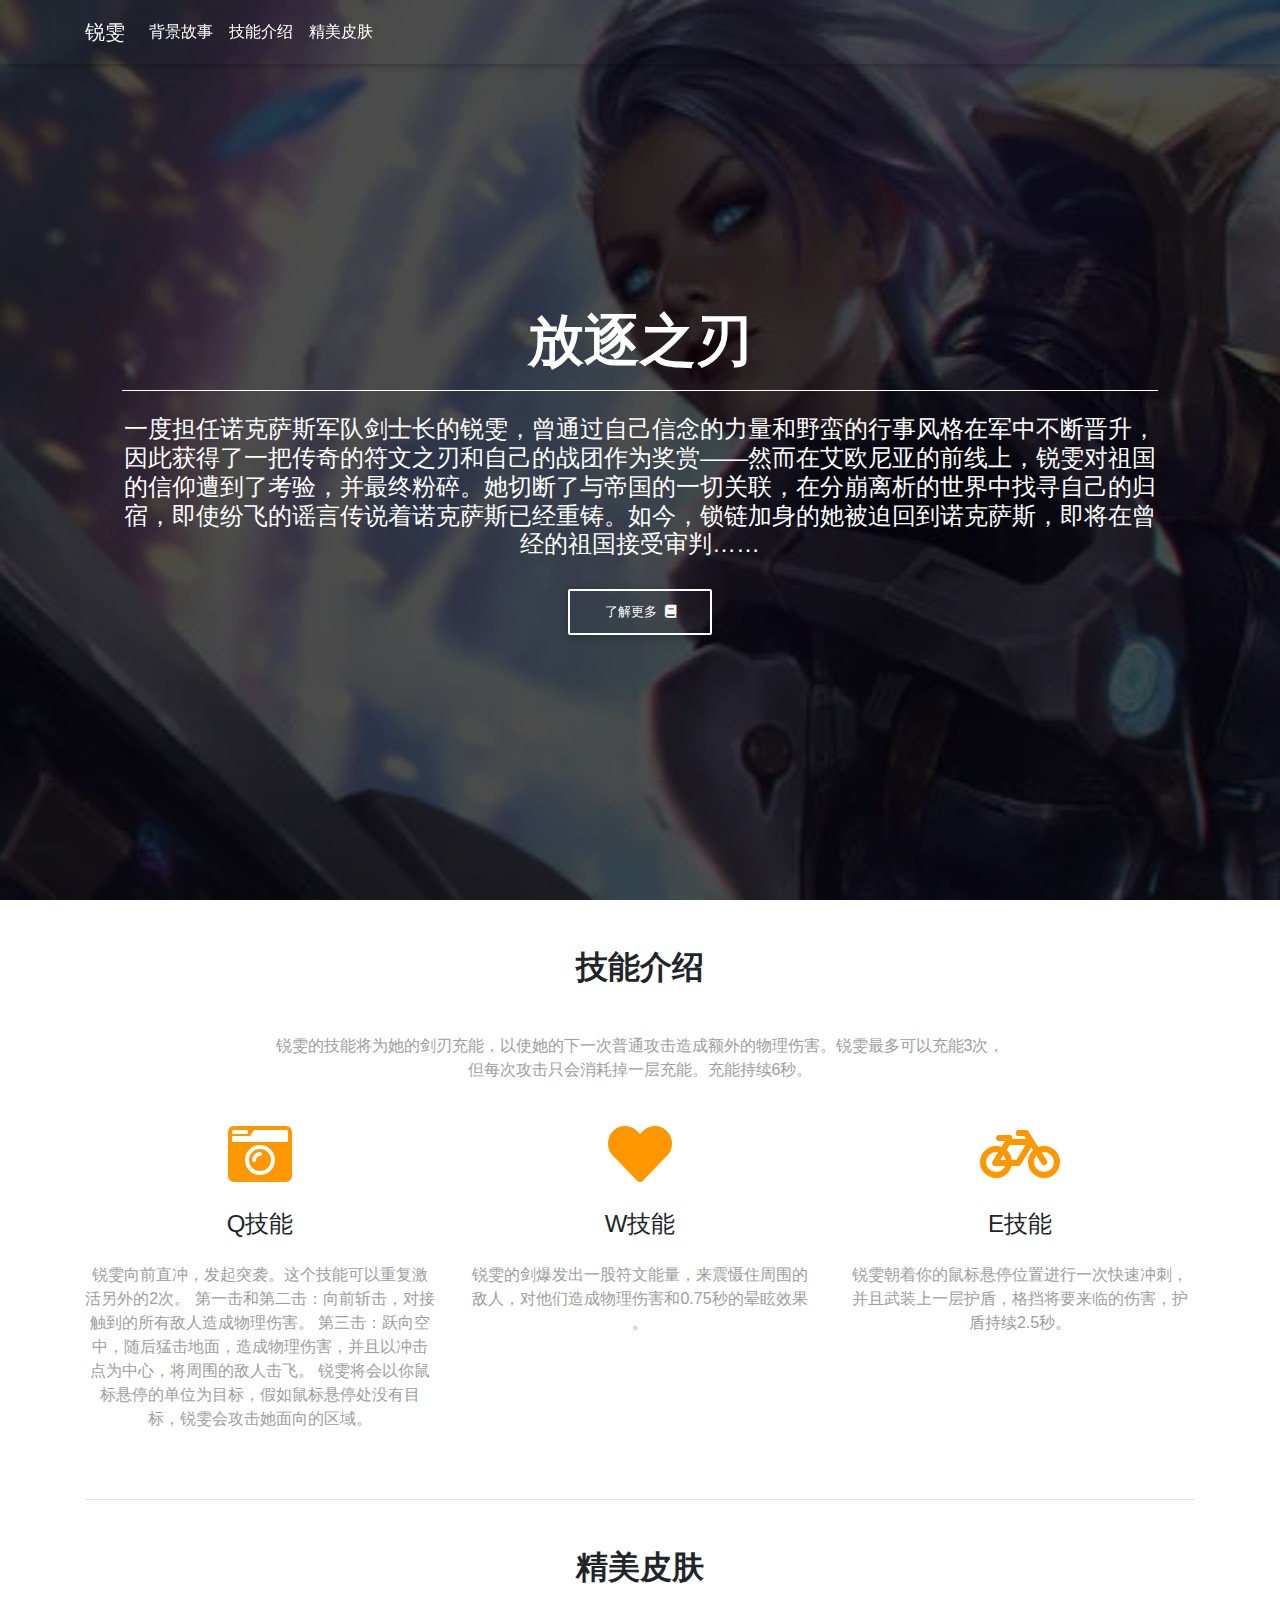
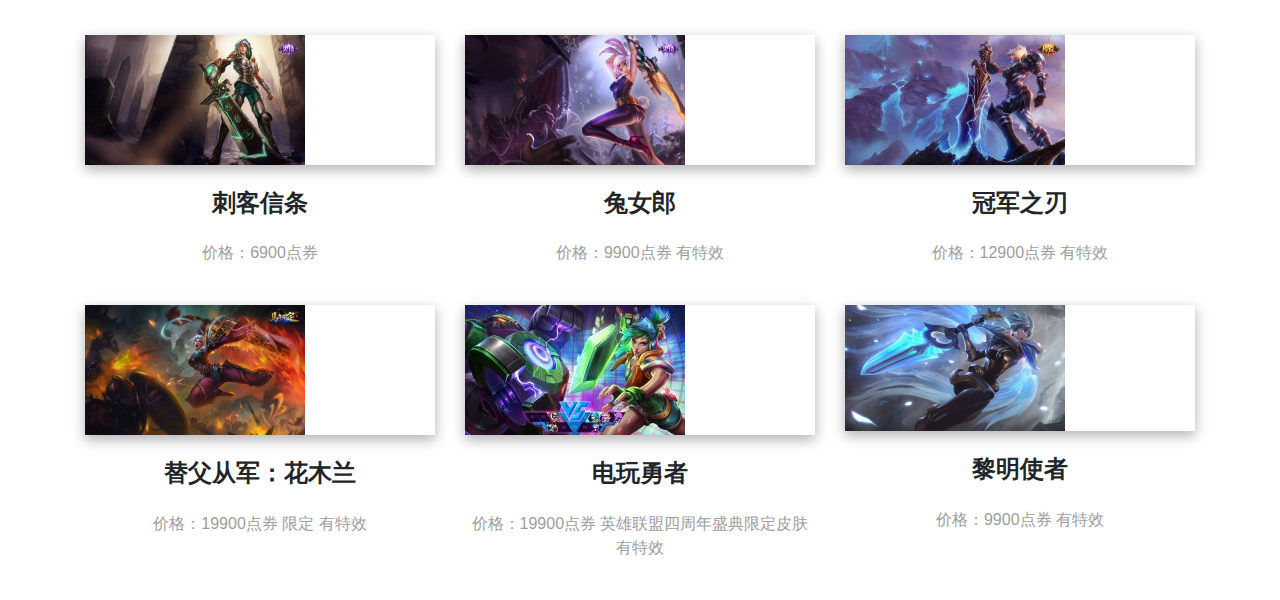
<file: fourthpage/index.html>
<!DOCTYPE html>
<html>

<head>
  <meta charset="UTF-8">
  <meta name="viewport" content="width=device-width, initial-scale=1, shrink-to-fit=no">
  <meta http-equiv="x-ua-compatible" content="ie=edge">
  <title>锐雯</title>
  <!-- MDB icon -->
  <link rel="icon" href="pika.ico" type="image/x-icon">
  <!-- Font Awesome -->
  <link rel="stylesheet" href="https://use.fontawesome.com/releases/v5.11.2/css/all.css">
  <!-- Bootstrap core CSS -->
  <link rel="stylesheet" href="css/bootstrap.min.css">
  <!-- Material Design Bootstrap -->
  <link rel="stylesheet" href="css/mdb.min.css">
  <!-- Your custom styles (optional) -->
  <link rel="stylesheet" href="css/style.css">
</head>

<body>
  <!--Main Navigation-->
  <header>
    <!--Navbar-->
    <nav class="navbar navbar-expand-lg navbar-dark scrolling-navbar fixed-top">

      <div class="container">

        <!-- Navbar brand -->
        <a class="navbar-brand" href="#">锐雯</a>

        <!-- Collapse button -->
        <button class="navbar-toggler" type="button" data-toggle="collapse" data-target="#basicExampleNav"
          aria-controls="basicExampleNav" aria-expanded="false" aria-label="Toggle navigation">
          <span class="navbar-toggler-icon"></span>
        </button>

        <!-- Collapsible content -->
        <div class="collapse navbar-collapse" id="basicExampleNav">

          <!-- Links -->
          <ul class="navbar-nav mr-auto smooth-scroll">
            <li class="nav-item">
              <a class="nav-link" href="#intro">背景故事</a>
            </li>
            <li class="nav-item">
              <a class="nav-link" href="#best-features">技能介绍</a>
            </li>
            <li class="nav-item">
              <a class="nav-link" href="#examples">精美皮肤</a>
            </li>

          </ul>
          <!-- Links -->

          <!-- Social Icon  -->

        </div>
        <!-- Collapsible content -->

      </div>

    </nav>
    <!--/.Navbar-->
    <!--Mask-->
    <div id="intro" class="view">

      <div class="mask rgba-black-strong">

        <div class="container-fluid d-flex align-items-center justify-content-center h-100">

          <div class="row d-flex justify-content-center text-center">

            <div class="col-md-10">

              <!-- Heading -->
              <h2 class="display-4 font-weight-bold white-text pt-5 mb-2">放逐之刃</h2>

              <!-- Divider -->
              <hr class="hr-light">

              <!-- Description -->
              <h4 class="white-text my-4">
                一度担任诺克萨斯军队剑士长的锐雯，曾通过自己信念的力量和野蛮的行事风格在军中不断晋升，因此获得了一把传奇的符文之刃和自己的战团作为奖赏——然而在艾欧尼亚的前线上，锐雯对祖国的信仰遭到了考验，并最终粉碎。她切断了与帝国的一切关联，在分崩离析的世界中找寻自己的归宿，即使纷飞的谣言传说着诺克萨斯已经重铸。如今，锁链加身的她被迫回到诺克萨斯，即将在曾经的祖国接受审判……
              </h4>
              <button type="button" class="btn btn-outline-white">了解更多<i class="fas fa-book ml-2"></i></button>

            </div>

          </div>

        </div>

      </div>

    </div>
    <!--/.Mask-->
  </header>
  <!--Main Navigation-->

  <!--Main layout-->
  <main class="mt-5">
    <div class="container">

      <!--Section: Best Features-->
      <section id="best-features" class="text-center">

        <!-- Heading -->
        <h2 class="mb-5 font-weight-bold">技能介绍</h2>

        <!--Grid row-->
        <div class="row d-flex justify-content-center mb-4">

          <!--Grid column-->
          <div class="col-md-8">

            <!-- Description -->
            <p class="grey-text">锐雯的技能将为她的剑刃充能，以使她的下一次普通攻击造成额外的物理伤害。锐雯最多可以充能3次，但每次攻击只会消耗掉一层充能。充能持续6秒。</p>

          </div>
          <!--Grid column-->

        </div>
        <!--Grid row-->

        <!--Grid row-->
        <div class="row">

          <!--Grid column-->
          <div class="col-md-4 mb-1">
            <i class="fas fa-camera-retro fa-4x orange-text"></i>
            <h4 class="my-4">Q技能</h4>
            <p class="grey-text">锐雯向前直冲，发起突袭。这个技能可以重复激活另外的2次。
              第一击和第二击：向前斩击，对接触到的所有敌人造成物理伤害。
              第三击：跃向空中，随后猛击地面，造成物理伤害，并且以冲击点为中心，将周围的敌人击飞。
              锐雯将会以你鼠标悬停的单位为目标，假如鼠标悬停处没有目标，锐雯会攻击她面向的区域。</p>
          </div>
          <!--Grid column-->

          <!--Grid column-->
          <div class="col-md-4 mb-1">
            <i class="fas fa-heart fa-4x orange-text"></i>
            <h4 class="my-4">W技能</h4>
            <p class="grey-text">锐雯的剑爆发出一股符文能量，来震慑住周围的敌人，对他们造成物理伤害和0.75秒的晕眩效果
              。</p>
          </div>
          <!--Grid column-->

          <!--Grid column-->
          <div class="col-md-4 mb-1">
            <i class="fas fa-bicycle fa-4x orange-text"></i>
            <h4 class="my-4">E技能</h4>
            <p class="grey-text">锐雯朝着你的鼠标悬停位置进行一次快速冲刺，并且武装上一层护盾，格挡将要来临的伤害，护盾持续2.5秒。</p>
          </div>
          <!--Grid column-->

        </div>
        <!--Grid row-->

      </section>
      <!--Section: Best Features-->

      <hr class="my-5">

      <!--Section: Examples-->
      <section id="examples" class="text-center">

        <!-- heading -->
        <h2 class="mb-5 font-weight-bold">精美皮肤</h2>

        <!--Grid row-->
        <div class="row">

          <!--Grid column-->
          <div class="col-lg-4 col-md-12 mb-4">

            <div class="view overlay z-depth-1-half">
              <img src="ckxt.jpg" class="img-fluid">
              <a href="#!">
                <div class="mask rgba-white-slight"></div>
              </a>
            </div>

            <h4 class="my-4 font-weight-bold">刺客信条</h4>
            <p class="grey-text">价格：6900点券
            </p>

          </div>
          <!--Grid column-->

          <!--Grid column-->
          <div class="col-lg-4 col-md-6 mb-4">

            <div class="view overlay z-depth-1-half">
              <img src="tnl.jpg" class="img-fluid">
              <a href="#!">
                <div class="mask rgba-white-slight"></div>
              </a>
            </div>

            <h4 class="my-4 font-weight-bold">兔女郎</h4>
            <p class="grey-text">价格：9900点券 有特效
             </p>

          </div>
          <!--Grid column-->

          <!--Grid column-->
          <div class="col-lg-4 col-md-6 mb-4">

            <div class="view overlay z-depth-1-half">
              <img src="gjzr.jpg" class="img-fluid">
              <a href="#!">
                <div class="mask rgba-white-slight"></div>
              </a>
            </div>

            <h4 class="my-4 font-weight-bold">冠军之刃</h4>
            <p class="grey-text">价格：12900点券 有特效</p>

          </div>
          <!--Grid column-->

        </div>
        <!--Grid row-->

        <!--Grid row-->
        <div class="row">

          <!--Grid column-->
          <div class="col-lg-4 col-md-12 mb-4">

            <div class="view overlay z-depth-1-half">
              <img src="tfcj.jpg" class="img-fluid">
              <a href="#!">
                <div class="mask rgba-white-slight"></div>
              </a>
            </div>

            <h4 class="my-4 font-weight-bold">替父从军：花木兰</h4>
            <p class="grey-text">价格：19900点券
              限定
              有特效</p>

          </div>
          <!--Grid column-->

          <!--Grid column-->
          <div class="col-lg-4 col-md-6 mb-4">

            <div class="view overlay z-depth-1-half">
              <img src="dwyz.jpg" class="img-fluid">
              <a href="#!">
                <div class="mask rgba-white-slight"></div>
              </a>
            </div>

            <h4 class="my-4 font-weight-bold">电玩勇者</h4>
            <p class="grey-text">价格：19900点券
              英雄联盟四周年盛典限定皮肤
              有特效</p>

          </div>
          <!--Grid column-->

          <!--Grid column-->
          <div class="col-lg-4 col-md-6 mb-4">

            <div class="view overlay z-depth-1-half">
              <img src="lmsz.jpg" class="img-fluid">
              <a href="#!">
                <div class="mask rgba-white-slight"></div>
              </a>
            </div>

            <h4 class="my-4 font-weight-bold">黎明使者</h4>
            <p class="grey-text">价格：9900点券
              有特效</p>

          </div>
          <!--Grid column-->

        </div>
        <!--Grid row-->

      </section>
      <!--Section: Examples-->

   
  <!-- jQuery -->
  <script type="text/javascript" src="js/jquery.min.js"></script>
  <!-- Bootstrap tooltips -->
  <script type="text/javascript" src="js/popper.min.js"></script>
  <!-- Bootstrap core JavaScript -->
  <script type="text/javascript" src="js/bootstrap.min.js"></script>
  <!-- MDB core JavaScript -->
  <script type="text/javascript" src="js/mdb.min.js"></script>
  <!-- 导入 Sogou Map API -->
  <script type="text/javascript" src="https://api.go2map.com/maps/js/api_v2.5.1.js"></script>
  <!-- Your custom scripts (optional) -->
  <script type="text/javascript">
    // Carousel options
    $('#carousel-example-2').carousel({
      interval: 2000, // 间隔时间, 默认5000毫秒, 如果设置为false则不会自动播放
      pause: false, // 鼠标移上后是否暂停, 默认暂停
      wrap: false, // 是否循环轮播, 默认循环
    });

    
  </script>

</body>

</html>
</file>
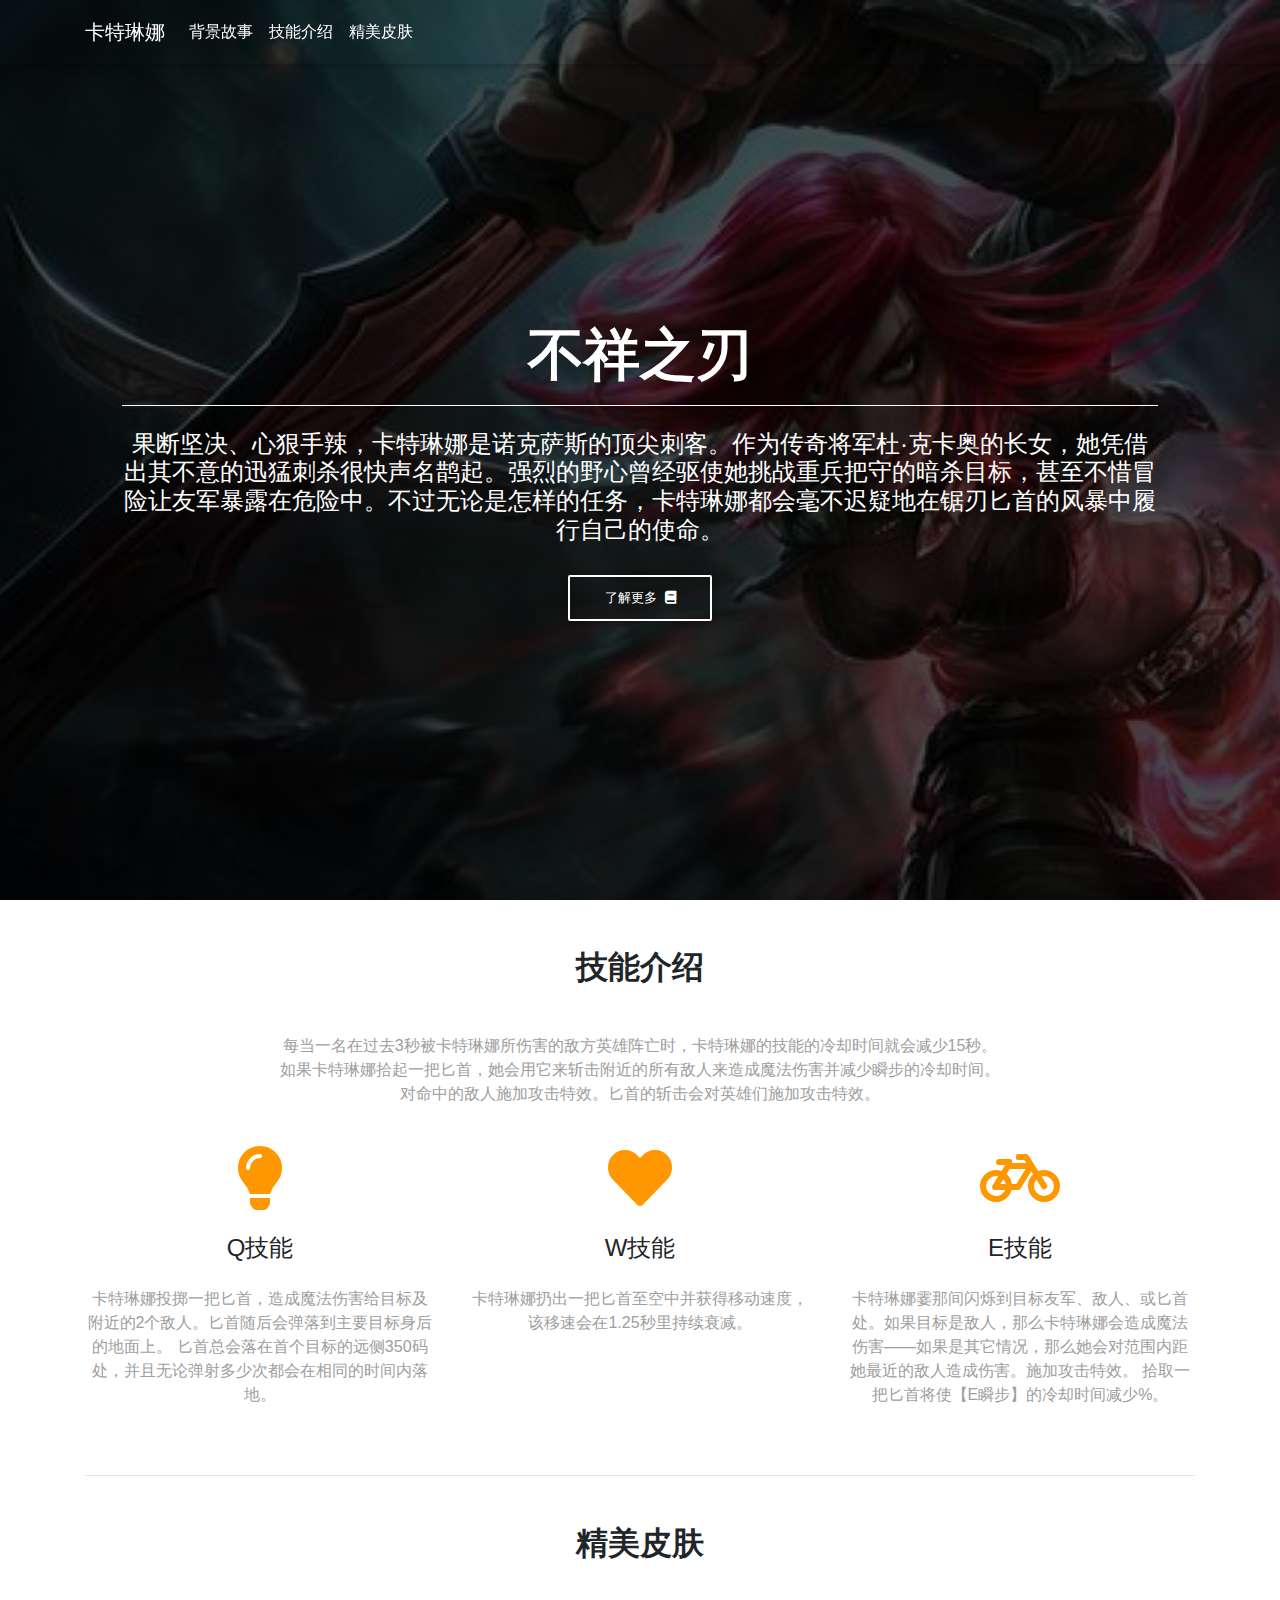
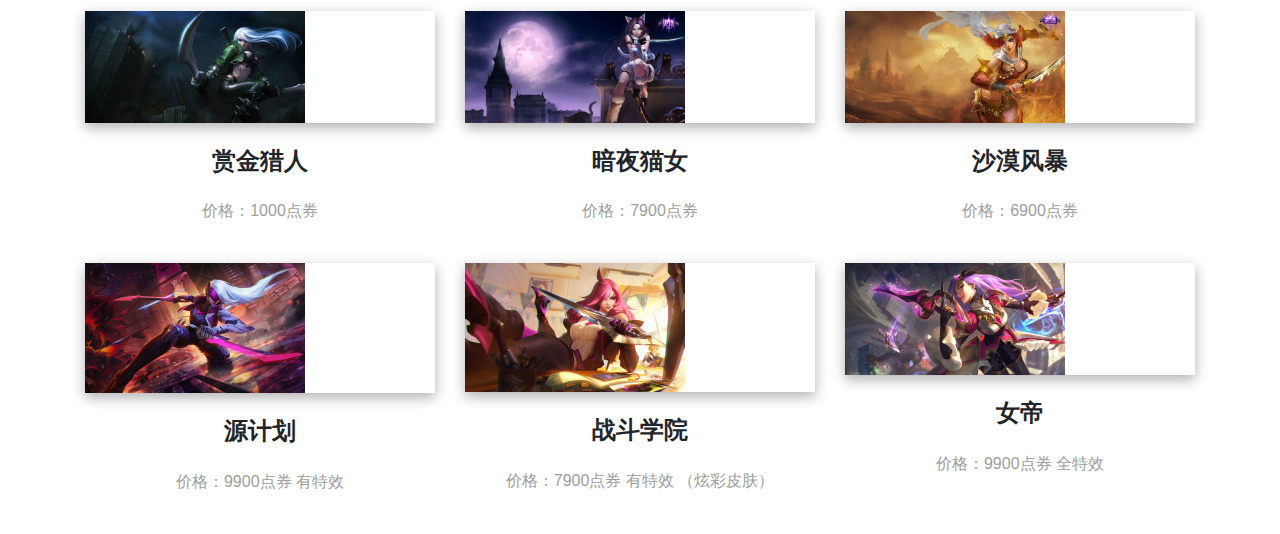
<file: secondpage/index.html>
<!DOCTYPE html>
<html>

<head>
  <meta charset="UTF-8">
  <meta name="viewport" content="width=device-width, initial-scale=1, shrink-to-fit=no">
  <meta http-equiv="x-ua-compatible" content="ie=edge">
  <title>卡特琳娜</title>
  <!-- MDB icon -->
  <link rel="icon" href="pika.ico" type="image/x-icon">
  <!-- Font Awesome -->
  <link rel="stylesheet" href="https://use.fontawesome.com/releases/v5.11.2/css/all.css">
  <!-- Bootstrap core CSS -->
  <link rel="stylesheet" href="css/bootstrap.min.css">
  <!-- Material Design Bootstrap -->
  <link rel="stylesheet" href="css/mdb.min.css">
  <!-- Your custom styles (optional) -->
  <link rel="stylesheet" href="css/style.css">
</head>

<body>
  <!--Main Navigation-->
  <header>
    <!--Navbar-->
    <nav class="navbar navbar-expand-lg navbar-dark scrolling-navbar fixed-top">

      <div class="container">

        <!-- Navbar brand -->
        <a class="navbar-brand" href="#">卡特琳娜</a>

        <!-- Collapse button -->
        <button class="navbar-toggler" type="button" data-toggle="collapse" data-target="#basicExampleNav"
          aria-controls="basicExampleNav" aria-expanded="false" aria-label="Toggle navigation">
          <span class="navbar-toggler-icon"></span>
        </button>

        <!-- Collapsible content -->
        <div class="collapse navbar-collapse" id="basicExampleNav">

          <!-- Links -->
          <ul class="navbar-nav mr-auto smooth-scroll">
            <li class="nav-item">
              <a class="nav-link" href="#intro">背景故事</a>
            </li>
            <li class="nav-item">
              <a class="nav-link" href="#best-features">技能介绍</a>
            </li>
            <li class="nav-item">
              <a class="nav-link" href="#examples">精美皮肤</a>
            </li>

          </ul>
          <!-- Links -->

          <!-- Social Icon  -->

        </div>
        <!-- Collapsible content -->

      </div>

    </nav>
    <!--/.Navbar-->
    <!--Mask-->
    <div id="intro" class="view">

      <div class="mask rgba-black-strong">

        <div class="container-fluid d-flex align-items-center justify-content-center h-100">

          <div class="row d-flex justify-content-center text-center">

            <div class="col-md-10">

              <!-- Heading -->
              <h2 class="display-4 font-weight-bold white-text pt-5 mb-2">不祥之刃</h2>

              <!-- Divider -->
              <hr class="hr-light">

              <!-- Description -->
              <h4 class="white-text my-4">
                果断坚决、心狠手辣，卡特琳娜是诺克萨斯的顶尖刺客。作为传奇将军杜·克卡奥的长女，她凭借出其不意的迅猛刺杀很快声名鹊起。强烈的野心曾经驱使她挑战重兵把守的暗杀目标，甚至不惜冒险让友军暴露在危险中。不过无论是怎样的任务，卡特琳娜都会毫不迟疑地在锯刃匕首的风暴中履行自己的使命。
              </h4>
              <button type="button" class="btn btn-outline-white">了解更多<i class="fas fa-book ml-2"></i></button>

            </div>

          </div>

        </div>

      </div>

    </div>
    <!--/.Mask-->
  </header>
  <!--Main Navigation-->

  <!--Main layout-->
  <main class="mt-5">
    <div class="container">

      <!--Section: Best Features-->
      <section id="best-features" class="text-center">

        <!-- Heading -->
        <h2 class="mb-5 font-weight-bold">技能介绍</h2>

        <!--Grid row-->
        <div class="row d-flex justify-content-center mb-4">

          <!--Grid column-->
          <div class="col-md-8">

            <!-- Description -->
            <p class="grey-text">每当一名在过去3秒被卡特琳娜所伤害的敌方英雄阵亡时，卡特琳娜的技能的冷却时间就会减少15秒。
              如果卡特琳娜拾起一把匕首，她会用它来斩击附近的所有敌人来造成魔法伤害并减少瞬步的冷却时间。对命中的敌人施加攻击特效。匕首的斩击会对英雄们施加攻击特效。</p>

          </div>
          <!--Grid column-->

        </div>
        <!--Grid row-->

        <!--Grid row-->
        <div class="row">

          <!--Grid column-->
          <div class="col-md-4 mb-1">
            <i class="fas fa-lightbulb fa-4x orange-text"></i>
            <h4 class="my-4">Q技能</h4>
            <p class="grey-text">卡特琳娜投掷一把匕首，造成魔法伤害给目标及附近的2个敌人。匕首随后会弹落到主要目标身后的地面上。
              匕首总会落在首个目标的远侧350码处，并且无论弹射多少次都会在相同的时间内落地。</p>
          </div>
          <!--Grid column-->

          <!--Grid column-->
          <div class="col-md-4 mb-1">
            <i class="fas fa-heart fa-4x orange-text"></i>
            <h4 class="my-4">W技能</h4>
            <p class="grey-text">卡特琳娜扔出一把匕首至空中并获得移动速度，该移速会在1.25秒里持续衰减。</p>
          </div>
          <!--Grid column-->

          <!--Grid column-->
          <div class="col-md-4 mb-1">
            <i class="fas fa-bicycle fa-4x orange-text"></i>
            <h4 class="my-4">E技能</h4>
            <p class="grey-text">卡特琳娜霎那间闪烁到目标友军、敌人、或匕首处。如果目标是敌人，那么卡特琳娜会造成魔法伤害——如果是其它情况，那么她会对范围内距她最近的敌人造成伤害。施加攻击特效。
              拾取一把匕首将使【E瞬步】的冷却时间减少%。</p>
          </div>
          <!--Grid column-->

        </div>
        <!--Grid row-->

      </section>
      <!--Section: Best Features-->

      <hr class="my-5">

      <!--Section: Examples-->
      <section id="examples" class="text-center">

        <!-- heading -->
        <h2 class="mb-5 font-weight-bold">精美皮肤</h2>

        <!--Grid row-->
        <div class="row">

          <!--Grid column-->
          <div class="col-lg-4 col-md-12 mb-4">

            <div class="view overlay z-depth-1-half">
              <img src="sjlr.jpg" class="img-fluid">
              <a href="#!">
                <div class="mask rgba-white-slight"></div>
              </a>
            </div>

            <h4 class="my-4 font-weight-bold">赏金猎人</h4>
            <p class="grey-text">价格：1000点券
            </p>

          </div>
          <!--Grid column-->

          <!--Grid column-->
          <div class="col-lg-4 col-md-6 mb-4">

            <div class="view overlay z-depth-1-half">
              <img src="aymn.jpg" class="img-fluid">
              <a href="#!">
                <div class="mask rgba-white-slight"></div>
              </a>
            </div>

            <h4 class="my-4 font-weight-bold">暗夜猫女</h4>
            <p class="grey-text">价格：7900点券
             </p>

          </div>
          <!--Grid column-->

          <!--Grid column-->
          <div class="col-lg-4 col-md-6 mb-4">

            <div class="view overlay z-depth-1-half">
              <img src="smfb.jpg" class="img-fluid">
              <a href="#!">
                <div class="mask rgba-white-slight"></div>
              </a>
            </div>

            <h4 class="my-4 font-weight-bold">沙漠风暴</h4>
            <p class="grey-text">价格：6900点券</p>

          </div>
          <!--Grid column-->

        </div>
        <!--Grid row-->

        <!--Grid row-->
        <div class="row">

          <!--Grid column-->
          <div class="col-lg-4 col-md-12 mb-4">

            <div class="view overlay z-depth-1-half">
              <img src="yjh.jpg" class="img-fluid">
              <a href="#!">
                <div class="mask rgba-white-slight"></div>
              </a>
            </div>

            <h4 class="my-4 font-weight-bold">源计划</h4>
            <p class="grey-text">价格：9900点券
              有特效</p>

          </div>
          <!--Grid column-->

          <!--Grid column-->
          <div class="col-lg-4 col-md-6 mb-4">

            <div class="view overlay z-depth-1-half">
              <img src="zdxy.jpg" class="img-fluid">
              <a href="#!">
                <div class="mask rgba-white-slight"></div>
              </a>
            </div>

            <h4 class="my-4 font-weight-bold">战斗学院</h4>
            <p class="grey-text">价格：7900点券
              有特效
              （炫彩皮肤）</p>

          </div>
          <!--Grid column-->

          <!--Grid column-->
          <div class="col-lg-4 col-md-6 mb-4">

            <div class="view overlay z-depth-1-half">
              <img src="nd.jpg" class="img-fluid">
              <a href="#!">
                <div class="mask rgba-white-slight"></div>
              </a>
            </div>

            <h4 class="my-4 font-weight-bold">女帝</h4>
            <p class="grey-text">价格：9900点券
              全特效</p>

          </div>
          <!--Grid column-->

        </div>
        <!--Grid row-->

      </section>
      <!--Section: Examples-->

   
  <!-- jQuery -->
  <script type="text/javascript" src="js/jquery.min.js"></script>
  <!-- Bootstrap tooltips -->
  <script type="text/javascript" src="js/popper.min.js"></script>
  <!-- Bootstrap core JavaScript -->
  <script type="text/javascript" src="js/bootstrap.min.js"></script>
  <!-- MDB core JavaScript -->
  <script type="text/javascript" src="js/mdb.min.js"></script>
  <!-- 导入 Sogou Map API -->
  <script type="text/javascript" src="https://api.go2map.com/maps/js/api_v2.5.1.js"></script>
  <!-- Your custom scripts (optional) -->
  <script type="text/javascript">
    // Carousel options
    $('#carousel-example-2').carousel({
      interval: 2000, // 间隔时间, 默认5000毫秒, 如果设置为false则不会自动播放
      pause: false, // 鼠标移上后是否暂停, 默认暂停
      wrap: false, // 是否循环轮播, 默认循环
    });

    
  </script>

</body>

</html>
</file>
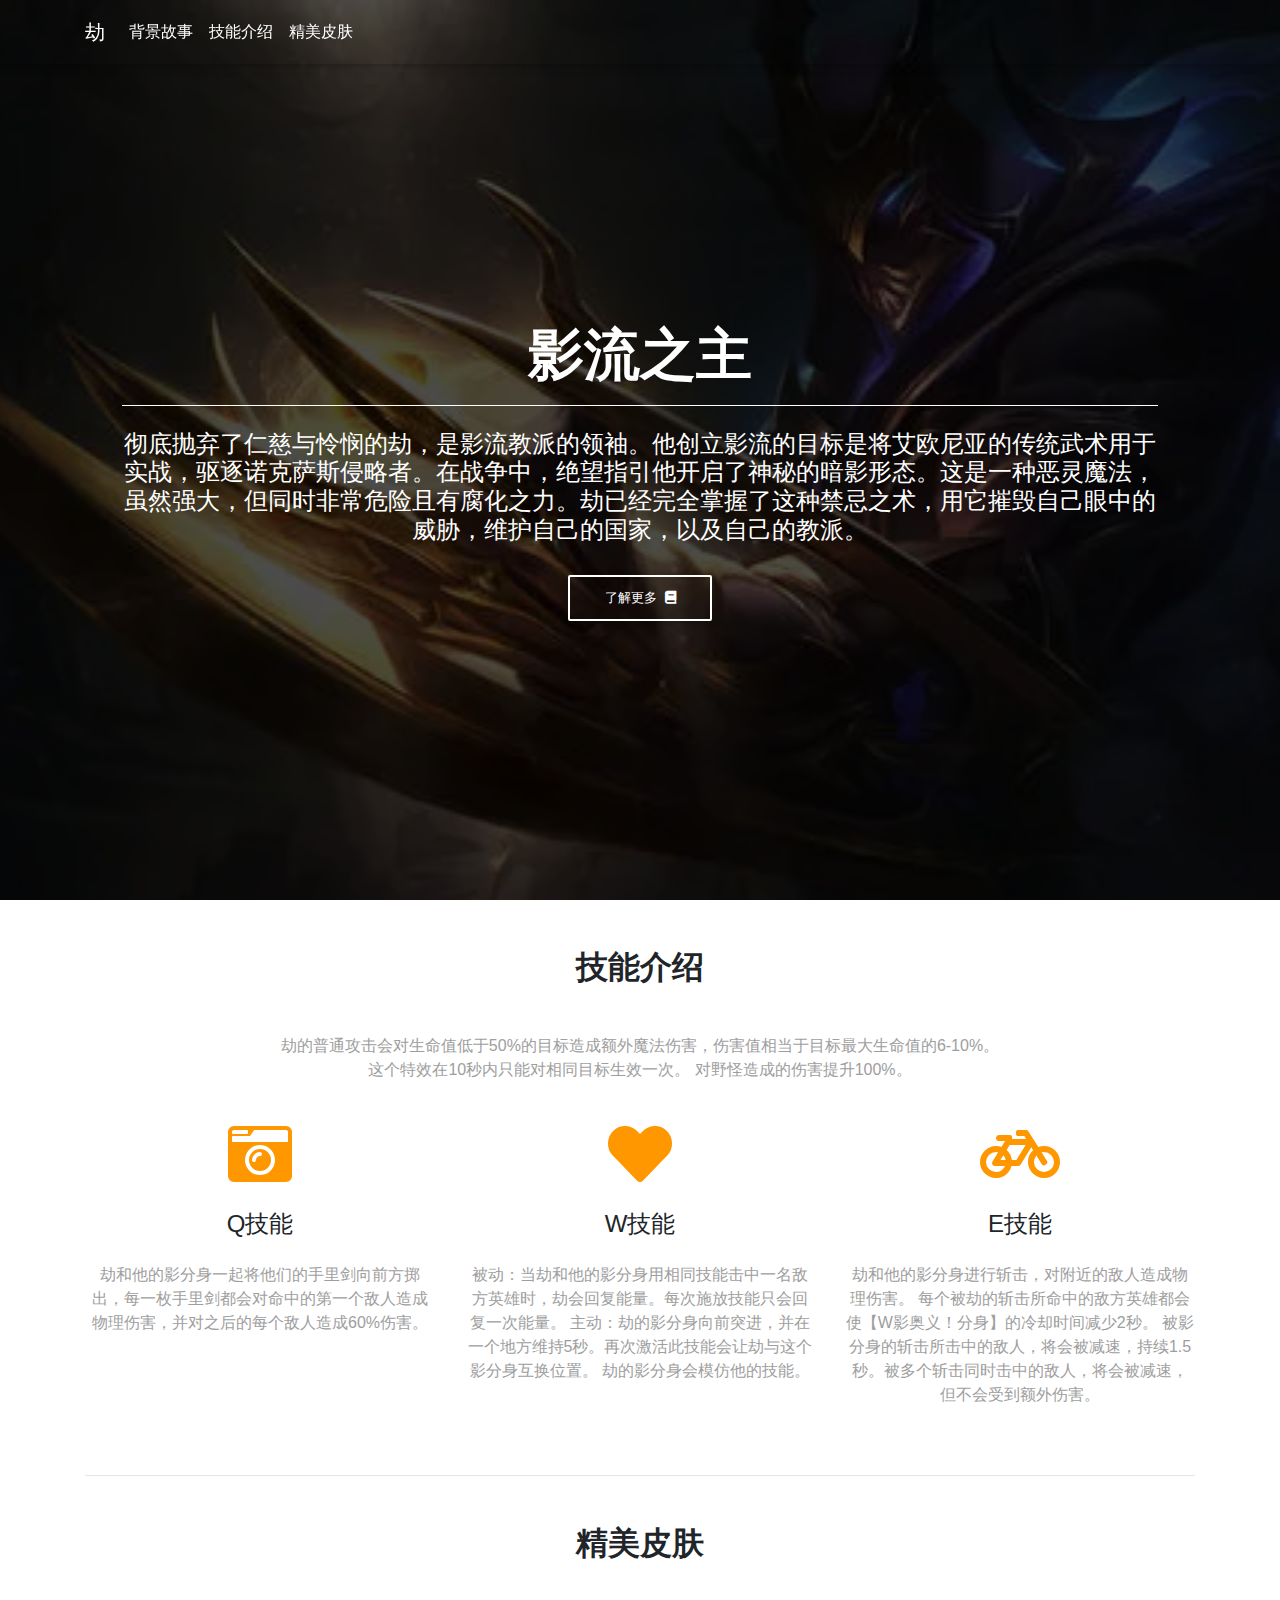
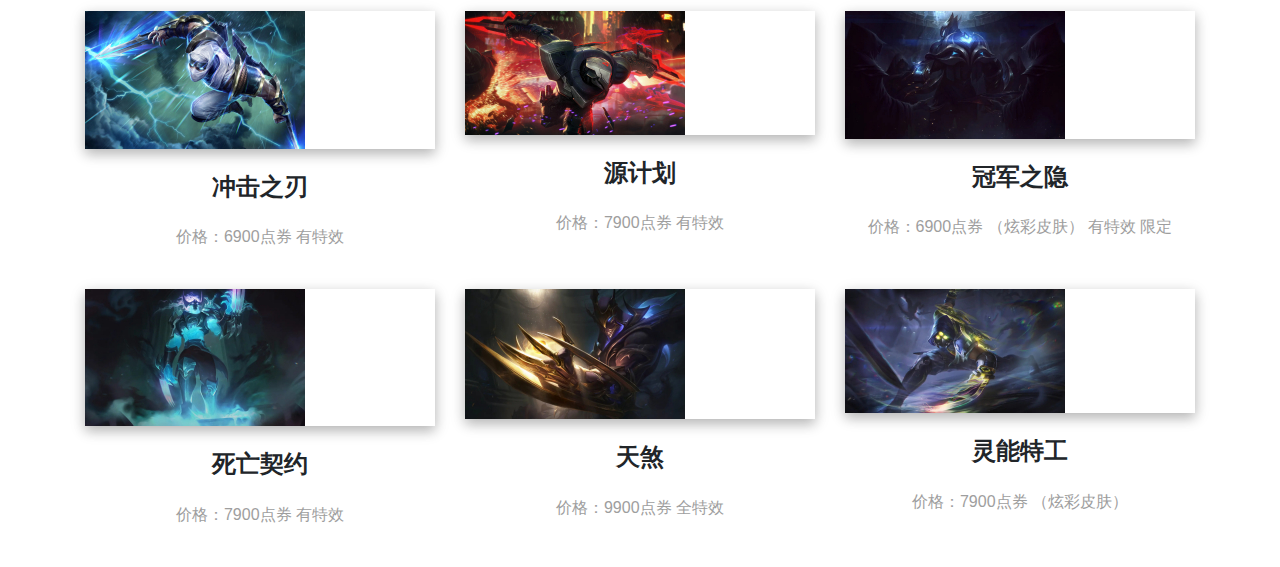
<file: thirdpage/index.html>
<!DOCTYPE html>
<html>

<head>
  <meta charset="UTF-8">
  <meta name="viewport" content="width=device-width, initial-scale=1, shrink-to-fit=no">
  <meta http-equiv="x-ua-compatible" content="ie=edge">
  <title>劫</title>
  <!-- MDB icon -->
  <link rel="icon" href="pika.ico" type="image/x-icon">
  <!-- Font Awesome -->
  <link rel="stylesheet" href="https://use.fontawesome.com/releases/v5.11.2/css/all.css">
  <!-- Bootstrap core CSS -->
  <link rel="stylesheet" href="css/bootstrap.min.css">
  <!-- Material Design Bootstrap -->
  <link rel="stylesheet" href="css/mdb.min.css">
  <!-- Your custom styles (optional) -->
  <link rel="stylesheet" href="css/style.css">
</head>

<body>
  <!--Main Navigation-->
  <header>
    <!--Navbar-->
    <nav class="navbar navbar-expand-lg navbar-dark scrolling-navbar fixed-top">

      <div class="container">

        <!-- Navbar brand -->
        <a class="navbar-brand" href="#">劫</a>

        <!-- Collapse button -->
        <button class="navbar-toggler" type="button" data-toggle="collapse" data-target="#basicExampleNav"
          aria-controls="basicExampleNav" aria-expanded="false" aria-label="Toggle navigation">
          <span class="navbar-toggler-icon"></span>
        </button>

        <!-- Collapsible content -->
        <div class="collapse navbar-collapse" id="basicExampleNav">

          <!-- Links -->
          <ul class="navbar-nav mr-auto smooth-scroll">
            <li class="nav-item">
              <a class="nav-link" href="#intro">背景故事</a>
            </li>
            <li class="nav-item">
              <a class="nav-link" href="#best-features">技能介绍</a>
            </li>
            <li class="nav-item">
              <a class="nav-link" href="#examples">精美皮肤</a>
            </li>

          </ul>
          <!-- Links -->

          <!-- Social Icon  -->

        </div>
        <!-- Collapsible content -->

      </div>

    </nav>
    <!--/.Navbar-->
    <!--Mask-->
    <div id="intro" class="view">

      <div class="mask rgba-black-strong">

        <div class="container-fluid d-flex align-items-center justify-content-center h-100">

          <div class="row d-flex justify-content-center text-center">

            <div class="col-md-10">

              <!-- Heading -->
              <h2 class="display-4 font-weight-bold white-text pt-5 mb-2">影流之主</h2>

              <!-- Divider -->
              <hr class="hr-light">

              <!-- Description -->
              <h4 class="white-text my-4">
                彻底抛弃了仁慈与怜悯的劫，是影流教派的领袖。他创立影流的目标是将艾欧尼亚的传统武术用于实战，驱逐诺克萨斯侵略者。在战争中，绝望指引他开启了神秘的暗影形态。这是一种恶灵魔法，虽然强大，但同时非常危险且有腐化之力。劫已经完全掌握了这种禁忌之术，用它摧毁自己眼中的威胁，维护自己的国家，以及自己的教派。
              </h4>
              <button type="button" class="btn btn-outline-white">了解更多<i class="fas fa-book ml-2"></i></button>

            </div>

          </div>

        </div>

      </div>

    </div>
    <!--/.Mask-->
  </header>
  <!--Main Navigation-->

  <!--Main layout-->
  <main class="mt-5">
    <div class="container">

      <!--Section: Best Features-->
      <section id="best-features" class="text-center">

        <!-- Heading -->
        <h2 class="mb-5 font-weight-bold">技能介绍</h2>

        <!--Grid row-->
        <div class="row d-flex justify-content-center mb-4">

          <!--Grid column-->
          <div class="col-md-8">

            <!-- Description -->
            <p class="grey-text">劫的普通攻击会对生命值低于50%的目标造成额外魔法伤害，伤害值相当于目标最大生命值的6-10%。这个特效在10秒内只能对相同目标生效一次。
              对野怪造成的伤害提升100%。
              </p>

          </div>
          <!--Grid column-->

        </div>
        <!--Grid row-->

        <!--Grid row-->
        <div class="row">

          <!--Grid column-->
          <div class="col-md-4 mb-1">
            <i class="fas fa-camera-retro fa-4x orange-text"></i>
            <h4 class="my-4">Q技能</h4>
            <p class="grey-text">劫和他的影分身一起将他们的手里剑向前方掷出，每一枚手里剑都会对命中的第一个敌人造成物理伤害，并对之后的每个敌人造成60%伤害。</p>
          </div>
          <!--Grid column-->

          <!--Grid column-->
          <div class="col-md-4 mb-1">
            <i class="fas fa-heart fa-4x orange-text"></i>
            <h4 class="my-4">W技能</h4>
            <p class="grey-text">被动：当劫和他的影分身用相同技能击中一名敌方英雄时，劫会回复能量。每次施放技能只会回复一次能量。
              主动：劫的影分身向前突进，并在一个地方维持5秒。再次激活此技能会让劫与这个影分身互换位置。
              劫的影分身会模仿他的技能。</p>
          </div>
          <!--Grid column-->

          <!--Grid column-->
          <div class="col-md-4 mb-1">
            <i class="fas fa-bicycle fa-4x orange-text"></i>
            <h4 class="my-4">E技能</h4>
            <p class="grey-text">劫和他的影分身进行斩击，对附近的敌人造成物理伤害。
              每个被劫的斩击所命中的敌方英雄都会使【W影奥义！分身】的冷却时间减少2秒。
              被影分身的斩击所击中的敌人，将会被减速，持续1.5秒。被多个斩击同时击中的敌人，将会被减速，但不会受到额外伤害。</p>
          </div>
          <!--Grid column-->

        </div>
        <!--Grid row-->

      </section>
      <!--Section: Best Features-->

      <hr class="my-5">

      <!--Section: Examples-->
      <section id="examples" class="text-center">

        <!-- heading -->
        <h2 class="mb-5 font-weight-bold">精美皮肤</h2>

        <!--Grid row-->
        <div class="row">

          <!--Grid column-->
          <div class="col-lg-4 col-md-12 mb-4">

            <div class="view overlay z-depth-1-half">
              <img src="cjzr.jpg" class="img-fluid">
              <a href="#!">
                <div class="mask rgba-white-slight"></div>
              </a>
            </div>

            <h4 class="my-4 font-weight-bold">冲击之刃</h4>
            <p class="grey-text">价格：6900点券
              有特效
            </p>

          </div>
          <!--Grid column-->

          <!--Grid column-->
          <div class="col-lg-4 col-md-6 mb-4">

            <div class="view overlay z-depth-1-half">
              <img src="yjh.jpg" class="img-fluid">
              <a href="#!">
                <div class="mask rgba-white-slight"></div>
              </a>
            </div>

            <h4 class="my-4 font-weight-bold">源计划</h4>
            <p class="grey-text">价格：7900点券
              有特效
             </p>

          </div>
          <!--Grid column-->

          <!--Grid column-->
          <div class="col-lg-4 col-md-6 mb-4">

            <div class="view overlay z-depth-1-half">
              <img src="gjzy.jpg" class="img-fluid">
              <a href="#!">
                <div class="mask rgba-white-slight"></div>
              </a>
            </div>

            <h4 class="my-4 font-weight-bold">冠军之隐</h4>
            <p class="grey-text">价格：6900点券
              （炫彩皮肤）
              有特效
              限定</p>

          </div>
          <!--Grid column-->

        </div>
        <!--Grid row-->

        <!--Grid row-->
        <div class="row">

          <!--Grid column-->
          <div class="col-lg-4 col-md-12 mb-4">

            <div class="view overlay z-depth-1-half">
              <img src="swqy.jpg" class="img-fluid">
              <a href="#!">
                <div class="mask rgba-white-slight"></div>
              </a>
            </div>

            <h4 class="my-4 font-weight-bold">死亡契约</h4>
            <p class="grey-text">价格：7900点券
              有特效
              </p>

          </div>
          <!--Grid column-->

          <!--Grid column-->
          <div class="col-lg-4 col-md-6 mb-4">

            <div class="view overlay z-depth-1-half">
              <img src="ts.jpg" class="img-fluid">
              <a href="#!">
                <div class="mask rgba-white-slight"></div>
              </a>
            </div>

            <h4 class="my-4 font-weight-bold">天煞</h4>
            <p class="grey-text">价格：9900点券
              全特效</p>

          </div>
          <!--Grid column-->

          <!--Grid column-->
          <div class="col-lg-4 col-md-6 mb-4">

            <div class="view overlay z-depth-1-half">
              <img src="lntg.jpg" class="img-fluid">
              <a href="#!">
                <div class="mask rgba-white-slight"></div>
              </a>
            </div>

            <h4 class="my-4 font-weight-bold">灵能特工</h4>
            <p class="grey-text">价格：7900点券
              （炫彩皮肤）</p>

          </div>
          <!--Grid column-->

        </div>
        <!--Grid row-->

      </section>
      <!--Section: Examples-->

   
  <!-- jQuery -->
  <script type="text/javascript" src="js/jquery.min.js"></script>
  <!-- Bootstrap tooltips -->
  <script type="text/javascript" src="js/popper.min.js"></script>
  <!-- Bootstrap core JavaScript -->
  <script type="text/javascript" src="js/bootstrap.min.js"></script>
  <!-- MDB core JavaScript -->
  <script type="text/javascript" src="js/mdb.min.js"></script>
  <!-- 导入 Sogou Map API -->
  <script type="text/javascript" src="https://api.go2map.com/maps/js/api_v2.5.1.js"></script>
  <!-- Your custom scripts (optional) -->
  <script type="text/javascript">
    // Carousel options
    $('#carousel-example-2').carousel({
      interval: 2000, // 间隔时间, 默认5000毫秒, 如果设置为false则不会自动播放
      pause: false, // 鼠标移上后是否暂停, 默认暂停
      wrap: false, // 是否循环轮播, 默认循环
    });

    
  </script>

</body>

</html>
</file>
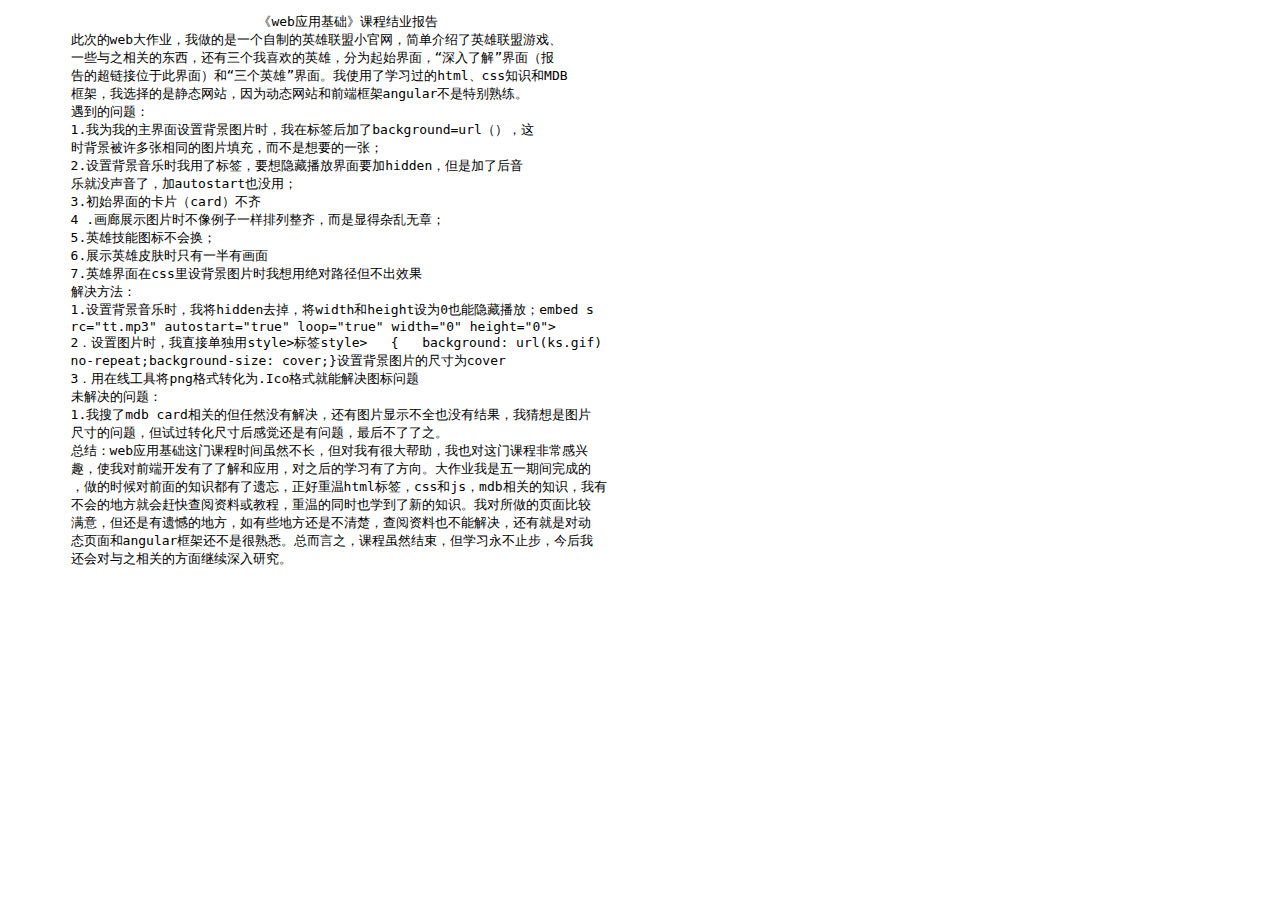
<file: baogao.html>
<!DOCTYPE html>
    <html>
<head>
    <meta charset="utf-8">
    <title>报告</title>
</head>

<body>
   <pre>
                                《web应用基础》课程结业报告
        此次的web大作业，我做的是一个自制的英雄联盟小官网，简单介绍了英雄联盟游戏、
        一些与之相关的东西，还有三个我喜欢的英雄，分为起始界面，“深入了解”界面（报
        告的超链接位于此界面）和“三个英雄”界面。我使用了学习过的html、css知识和MDB
        框架，我选择的是静态网站，因为动态网站和前端框架angular不是特别熟练。
        遇到的问题：
        1.我为我的主界面设置背景图片时，我在<body>标签后加了background=url（），这
        时背景被许多张相同的图片填充，而不是想要的一张；
        2.设置背景音乐时我用了<embed>标签，要想隐藏播放界面要加hidden，但是加了后音
        乐就没声音了，加autostart也没用；
        3.初始界面的卡片（card）不齐
        4 .画廊展示图片时不像例子一样排列整齐，而是显得杂乱无章；
        5.英雄技能图标不会换；
        6.展示英雄皮肤时只有一半有画面
        7.英雄界面在css里设背景图片时我想用绝对路径但不出效果
        解决方法：
        1.设置背景音乐时，我将hidden去掉，将width和height设为0也能隐藏播放；embed s
        rc="tt.mp3" autostart="true" loop="true" width="0" height="0">
        2．设置图片时，我直接单独用style>标签style>   {   background: url(ks.gif) 
        no-repeat;background-size: cover;}</style>设置背景图片的尺寸为cover
        3．用在线工具将png格式转化为.Ico格式就能解决图标问题
        未解决的问题：
        1.我搜了mdb card相关的但任然没有解决，还有图片显示不全也没有结果，我猜想是图片
        尺寸的问题，但试过转化尺寸后感觉还是有问题，最后不了了之。
        总结：web应用基础这门课程时间虽然不长，但对我有很大帮助，我也对这门课程非常感兴
        趣，使我对前端开发有了了解和应用，对之后的学习有了方向。大作业我是五一期间完成的
        ，做的时候对前面的知识都有了遗忘，正好重温html标签，css和js，mdb相关的知识，我有
        不会的地方就会赶快查阅资料或教程，重温的同时也学到了新的知识。我对所做的页面比较
        满意，但还是有遗憾的地方，如有些地方还是不清楚，查阅资料也不能解决，还有就是对动
        态页面和angular框架还不是很熟悉。总而言之，课程虽然结束，但学习永不止步，今后我
        还会对与之相关的方面继续深入研究。
    
   </pre>

    
</body>

</html>
</file>
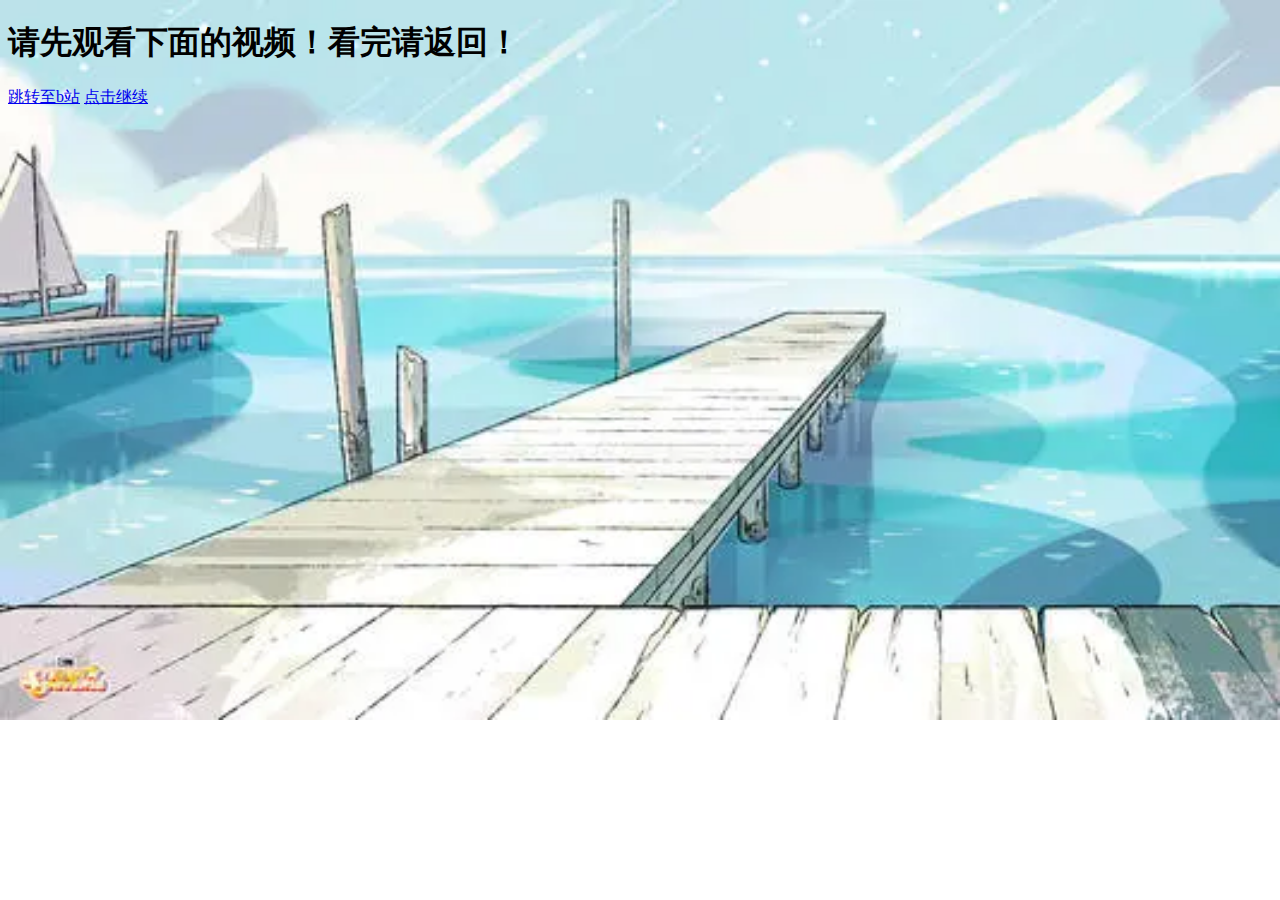
<file: index3.html>
<!DOCTYPE html>
<html>

<head>
    <meta charset="utf-8">
    <title>劫</title>
</head>
<style>
    body {
      background: url(bj.gif) no-repeat;
      background-size: cover;
    }
  </style>
<body>
    <h1>请先观看下面的视频！看完请返回！</h1>
    <a href="https://www.bilibili.com/video/BV1Sz4y1S723?from=search&seid=12117343015198813557">跳转至b站</a>
    <a href="https://arzlov1.github.io/Arzlov1.github/thirdpage/index.html">点击继续</a>
</body>

</html>
</file>
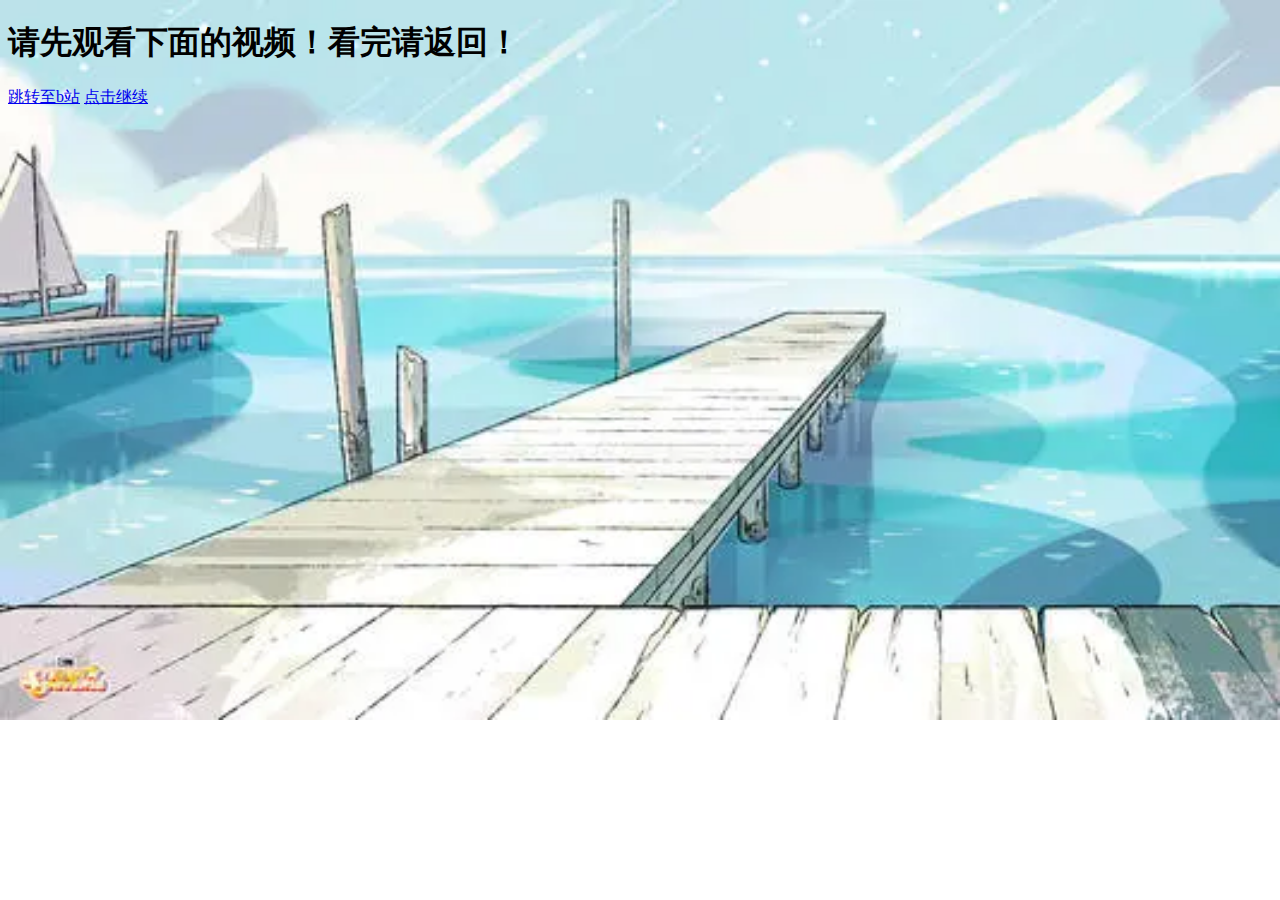
<file: index4.html>
<!DOCTYPE html>
<html>

<head>
    <meta charset="utf-8">
    <title>锐雯</title>
</head>
<style>
    body {
      background: url(bj.gif) no-repeat;
      background-size: cover;
    }
  </style>
<body>
    <h1>请先观看下面的视频！看完请返回！</h1>
    <a href="https://www.bilibili.com/video/BV18p4y1b7GP?from=search&seid=12490625059288415370">跳转至b站</a>
    <a href="https://arzlov1.github.io/Arzlov1.github/fourthpage/index.html">点击继续</a>
</body>

</html>
</file>
<file: fourthpage/css/style.css>
html,
body,
header,
#intro {
    height: 100%;
}

#intro {
    background: url("../rw.jpg")no-repeat center center fixed;
    -webkit-background-size: cover; /* 针对Chrome, Safari, Edge等浏览器 */
    -moz-background-size: cover;    /* 针对Firefox浏览器 */
    -o-background-size: cover;      /* 针对Operallq */
    background-size: cover;         /* 通用 */
}

.top-nav-collapse {
  background-color: #24355C;
}
</file>
<file: secondpage/css/style.css>
html,
body,
header,
#intro {
    height: 100%;
}

#intro {
    background: url("../ktln.jpg")no-repeat center center fixed;
    -webkit-background-size: cover; /* 针对Chrome, Safari, Edge等浏览器 */
    -moz-background-size: cover;    /* 针对Firefox浏览器 */
    -o-background-size: cover;      /* 针对Operallq */
    background-size: cover;         /* 通用 */
}

.top-nav-collapse {
  background-color: #24355C;
}
</file>
<file: thirdpage/css/style.css>
html,
body,
header,
#intro {
    height: 100%;
}

#intro {
    background: url("../zed.jpg")no-repeat center center fixed;
    -webkit-background-size: cover; /* 针对Chrome, Safari, Edge等浏览器 */
    -moz-background-size: cover;    /* 针对Firefox浏览器 */
    -o-background-size: cover;      /* 针对Operallq */
    background-size: cover;         /* 通用 */
}

.top-nav-collapse {
  background-color: #24355C;
}
</file>
